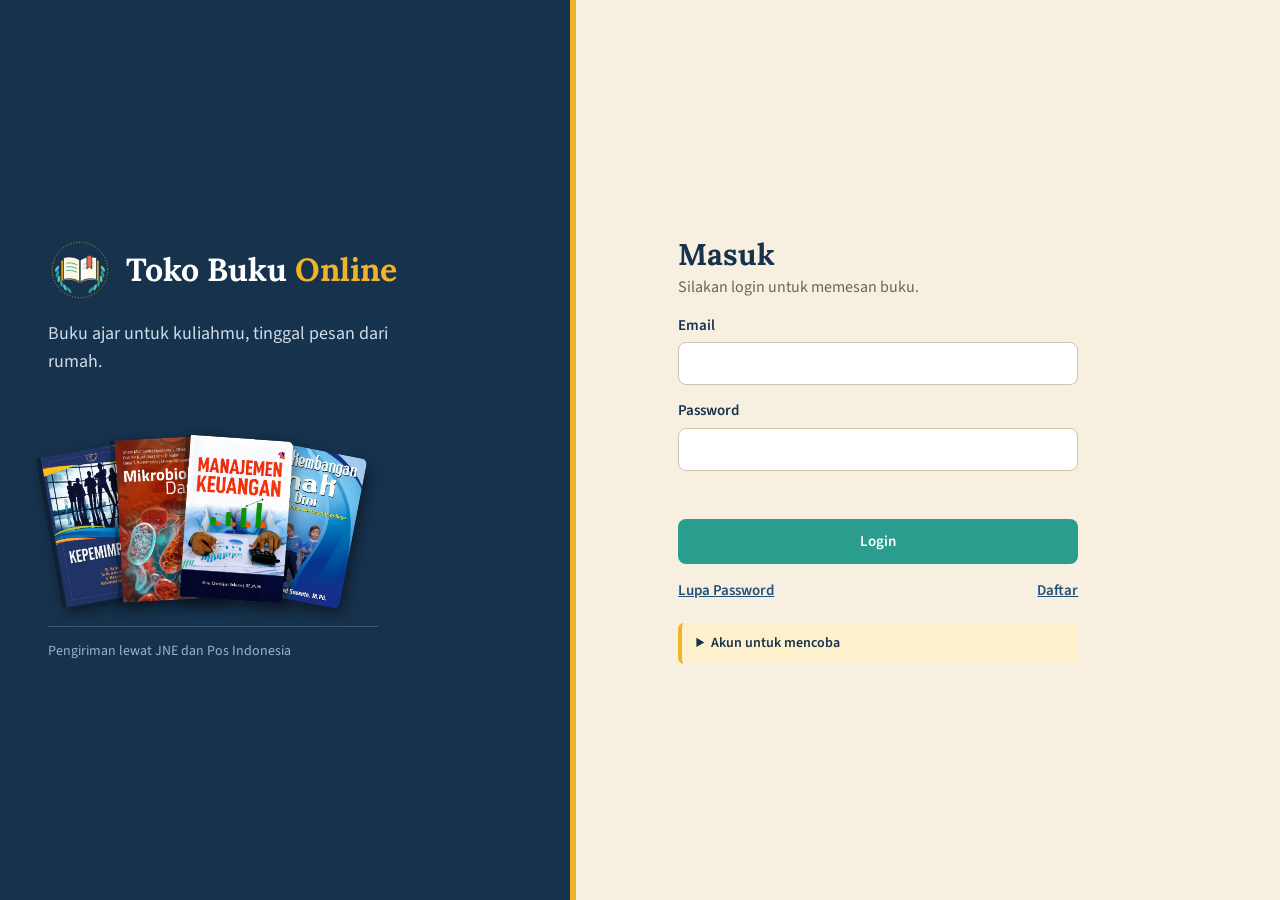
<file: index.html>
<!DOCTYPE html>
<html lang="id">
<head>
  <meta charset="UTF-8">
  <meta name="viewport" content="width=device-width, initial-scale=1.0">
  <title>Login | Toko Buku Online</title>
  <link rel="icon" type="image/svg+xml" href="assets/logo.svg">
  <link rel="stylesheet" href="css/style.css">
  <script src="js/data.js" defer></script>
  <script src="js/script.js" defer></script>
</head>
<body class="halaman-login">
  <aside class="sisi-merek">
    <div class="logo-baris">
      <img src="assets/logo.svg" alt="Logo Toko Buku Online" width="64" height="64">
      <h1>Toko Buku <em>Online</em></h1>
    </div>
    <p class="slogan">Buku ajar untuk kuliahmu, tinggal pesan dari rumah.</p>
    <div class="tumpukan" aria-hidden="true">
      <img src="img/kepemimpinan.jpg" alt="">
      <img src="img/mikrobiologi.jpg" alt="">
      <img src="img/manajemen_keuangan.jpg" alt="">
      <img src="img/paud_perkembangan.jpg" alt="">
    </div>
    <p class="kecil">Pengiriman lewat JNE dan Pos Indonesia</p>
  </aside>
  <main class="kotak-login">
    <h2>Masuk</h2>
    <p class="sub">Silakan login untuk memesan buku.</p>
    <form id="formLogin" novalidate>
      <label for="email">Email</label>
      <input type="email" id="email" name="email" required>
      <label for="password">Password</label>
      <input type="password" id="password" name="password" required>
      <p id="pesanLogin" class="pesan" aria-live="polite"></p>
      <button type="submit">Login</button>
    </form>
    <div class="tautan-bawah">
      <button type="button" class="tombol-link" data-buka="modalLupa">Lupa Password</button>
      <button type="button" class="tombol-link" data-buka="modalDaftar">Daftar</button>
    </div>
    <details>
      <summary>Akun untuk mencoba</summary>
      <p>rina@gmail.com / rina123 (User)<br>siti@gmail.com / siti123 (Admin)</p>
    </details>
  </main>

  <div id="modalLupa" class="modal tersembunyi">
    <div class="isi-modal">
      <h2>Lupa Password</h2>
      <form id="formLupa" novalidate>
        <label for="emailLupa">Email terdaftar</label>
        <input type="email" id="emailLupa" name="emailLupa" required>
        <p id="pesanLupa" class="pesan" aria-live="polite"></p>
        <button type="submit">Kirim</button>
        <button type="button" class="tombol-kuning" data-tutup="modalLupa">Tutup</button>
      </form>
    </div>
  </div>

  <div id="modalDaftar" class="modal tersembunyi">
    <div class="isi-modal">
      <h2>Daftar Akun</h2>
      <form id="formDaftar" novalidate>
        <label for="namaDaftar">Nama lengkap</label>
        <input type="text" id="namaDaftar" name="namaDaftar" required>
        <label for="emailDaftar">Email</label>
        <input type="email" id="emailDaftar" name="emailDaftar" required>
        <label for="passwordDaftar">Password (minimal 6 karakter)</label>
        <input type="password" id="passwordDaftar" name="passwordDaftar" minlength="6" required>
        <p id="pesanDaftar" class="pesan" aria-live="polite"></p>
        <button type="submit">Daftar</button>
        <button type="button" class="tombol-kuning" data-tutup="modalDaftar">Tutup</button>
      </form>
    </div>
  </div>
</body>
</html>
</file>
<file: css/style.css>
:root {
  --navy: #17324d;
  --navy-2: #24507a;
  --tosca: #2a9d8f;
  --tosca-muda: #d9f0ec;
  --emas: #f0b429;
  --emas-muda: #fdf0cc;
  --bata: #e76f51;
  --bata-tua: #c4492c;
  --krem: #f7f0e1;
  --kertas: #fffdf8;
  --garis: #e3d9c4;
  --teks: #2b2b2b;
  --teks-pudar: #6b6557;
  --hijau: #2e8b57;
  --font-judul: "Lora", Georgia, "Times New Roman", serif;
  --font-isi: "Source Sans 3", "Segoe UI", Arial, sans-serif;
}

* {
  box-sizing: border-box;
}
body {
  margin: 0;
  font-family: var(--font-isi);
  font-size: 16px;
  background-color: var(--krem);
  color: var(--teks);
  line-height: 1.55;
}
h1, h2, h3 {
  font-family: var(--font-judul);
  color: var(--navy);
  margin-top: 0;
  line-height: 1.25;
}
h2 {
  font-size: 24px;
}
em {
  font-style: normal;
  color: var(--emas);
}
a {
  color: var(--navy-2);
}

header {
  background-color: var(--navy);
  color: white;
  display: flex;
  flex-wrap: wrap;
  align-items: center;
  justify-content: space-between;
  gap: 8px 16px;
  padding: 10px 28px;
  border-bottom: 4px solid var(--emas);
  position: sticky;
  top: 0;
  z-index: 5;
}
.merek {
  margin: 0;
  font-size: 22px;
}
.merek a {
  display: flex;
  align-items: center;
  gap: 10px;
  color: white;
  text-decoration: none;
}
.merek img {
  display: block;
}
nav {
  display: flex;
  flex-wrap: wrap;
  align-items: center;
  gap: 4px;
}
nav a {
  color: #dbe6f1;
  text-decoration: none;
  padding: 8px 14px;
  border-radius: 20px;
  font-weight: 600;
  font-size: 15px;
}
nav a:hover {
  background-color: rgba(255, 255, 255, 0.12);
  color: white;
}
nav a.aktif {
  background-color: var(--emas);
  color: var(--navy);
}
nav button {
  margin: 0 0 0 8px;
}
body:not(.halaman-login) {
  display: flex;
  flex-direction: column;
  min-height: 100vh;
}
main {
  flex: 1 0 auto;
  width: 100%;
  max-width: 980px;
  margin: 28px auto;
  padding: 0 16px;
}
section {
  background-color: var(--kertas);
  border: 1px solid var(--garis);
  border-top: 4px solid var(--tosca);
  border-radius: 10px;
  padding: 22px 24px;
  margin-bottom: 22px;
  box-shadow: 0 3px 0 rgba(23, 50, 77, 0.06);
}
section:nth-of-type(even) {
  border-top-color: var(--bata);
}
footer {
  background-color: var(--navy);
  color: #cfdcea;
  margin-top: 40px;
  border-top: 4px solid var(--emas);
  font-size: 15px;
}
.kaki {
  max-width: 980px;
  margin: 0 auto;
  padding: 32px 16px 22px;
  display: grid;
  grid-template-columns: 1.5fr 1fr 1.3fr;
  gap: 28px;
}
footer h3 {
  color: white;
  font-size: 16px;
  margin-bottom: 10px;
}
footer p {
  margin: 0 0 8px;
}
footer ul {
  list-style: none;
  margin: 0;
  padding: 0;
}
footer li {
  margin-bottom: 6px;
}
footer a {
  color: #cfdcea;
  text-decoration: none;
}
footer a:hover {
  color: var(--emas);
  text-decoration: underline;
}
.merek-kecil {
  display: flex;
  align-items: center;
  gap: 10px;
  font-family: var(--font-judul);
  font-weight: 700;
  font-size: 18px;
  color: white;
}
.hak-cipta {
  border-top: 1px solid rgba(255, 255, 255, 0.15);
  text-align: center;
  padding: 14px;
  margin: 0;
  font-size: 13px;
  color: #9fb3c8;
}

/* ===== Form & tombol ===== */
label {
  display: block;
  margin-top: 14px;
  font-weight: 600;
  font-size: 15px;
  color: var(--navy);
}
input, select, textarea {
  width: 100%;
  padding: 10px 12px;
  margin-top: 5px;
  border: 1.5px solid #cfc4ab;
  border-radius: 8px;
  font-size: 15px;
  font-family: inherit;
  background-color: white;
  color: var(--teks);
}
input:focus, select:focus, textarea:focus {
  outline: none;
  border-color: var(--tosca);
  box-shadow: 0 0 0 3px var(--tosca-muda);
}
.baris-form {
  display: flex;
  flex-wrap: wrap;
  gap: 0 18px;
}
.baris-form > div {
  flex: 1 1 200px;
}
button, .tombol {
  display: inline-block;
  background-color: var(--navy);
  color: white;
  border: none;
  border-radius: 8px;
  padding: 10px 20px;
  margin-top: 16px;
  font-size: 15px;
  font-weight: 600;
  font-family: inherit;
  cursor: pointer;
  text-decoration: none;
  transition: background-color 0.15s, transform 0.15s;
}
button:hover, .tombol:hover {
  background-color: var(--tosca);
  transform: translateY(-1px);
}
form button[type="submit"] {
  margin-right: 8px;
}
.tombol-kuning {
  background-color: var(--emas);
  color: var(--navy);
}
.tombol-kuning:hover {
  background-color: #ffc94d;
}
.tombol-merah {
  background-color: var(--bata);
  padding: 5px 12px;
  margin-top: 0;
  font-size: 13px;
}
.tombol-merah:hover {
  background-color: var(--bata-tua);
}
.tombol-link {
  background: none;
  color: var(--navy-2);
  text-decoration: underline;
  padding: 0;
  margin-top: 0;
}
.tombol-link:hover {
  background: none;
  color: var(--bata-tua);
  transform: none;
}
.pesan {
  color: var(--bata-tua);
  font-weight: 600;
  min-height: 22px;
  margin: 10px 0 0;
}
.sukses {
  color: var(--hijau);
}

/* ===== Tabel ===== */
.bungkus-tabel {
  overflow-x: auto;
  border: 1px solid var(--garis);
  border-radius: 8px;
  margin-top: 14px;
}
table {
  width: 100%;
  border-collapse: collapse;
  background-color: white;
}
caption {
  text-align: left;
  font-size: 14px;
  color: var(--teks-pudar);
  padding: 10px 12px;
  caption-side: bottom;
}
th, td {
  border-bottom: 1px solid #eee5d2;
  padding: 10px 12px;
  text-align: left;
  vertical-align: middle;
}
th {
  background-color: var(--navy);
  color: white;
  font-size: 14px;
  white-space: nowrap;
}
tbody tr:nth-child(even) {
  background-color: #fbf6ea;
}
tbody tr:hover {
  background-color: var(--emas-muda);
}
tfoot td {
  background-color: var(--tosca-muda);
  font-weight: 700;
  color: var(--navy);
  border-bottom: none;
}
.cover {
  display: block;
  width: 52px;
  height: 72px;
  object-fit: cover;
  border-radius: 3px 6px 6px 3px;
  border-left: 4px solid var(--navy);
  box-shadow: 2px 3px 6px rgba(0, 0, 0, 0.25);
}
.stok-sedikit {
  color: var(--bata-tua);
  font-weight: 700;
}
.jumlah {
  width: 80px;
  margin-top: 0;
}
.total {
  text-align: right;
  font-size: 20px;
  font-weight: bold;
}

/* ===== Class yang diubah lewat JavaScript ===== */
.tersembunyi {
  display: none;
}

/* ===== Modal ===== */
.modal {
  position: fixed;
  top: 0;
  left: 0;
  width: 100%;
  height: 100%;
  background-color: rgba(23, 50, 77, 0.65);
  display: flex;
  align-items: center;
  justify-content: center;
  z-index: 10;
}
.modal.tersembunyi {
  display: none;
}
.isi-modal {
  background-color: var(--kertas);
  border-radius: 12px;
  border-top: 6px solid var(--emas);
  padding: 26px;
  width: 90%;
  max-width: 420px;
  box-shadow: 0 12px 30px rgba(0, 0, 0, 0.35);
}

/* ===== Login ===== */
.halaman-login {
  display: flex;
  min-height: 100vh;
  background-image: none;
  background-color: var(--krem);
}
.sisi-merek {
  flex: 1 1 45%;
  background-color: var(--navy);
  color: white;
  display: flex;
  flex-direction: column;
  justify-content: center;
  padding: 48px;
  border-right: 6px solid var(--emas);
}
.logo-baris {
  display: flex;
  align-items: center;
  gap: 14px;
}
.sisi-merek h1 {
  color: white;
  font-size: 32px;
  margin: 0;
}
.slogan {
  color: #cfdcea;
  max-width: 340px;
  font-size: 18px;
  margin: 18px 0 34px;
}
.tumpukan {
  position: relative;
  width: 330px;
  height: 190px;
  margin-bottom: 26px;
}
.tumpukan img {
  position: absolute;
  bottom: 0;
  width: 108px;
  height: 152px;
  object-fit: cover;
  border-radius: 3px 6px 6px 3px;
  border-left: 5px solid rgba(0, 0, 0, 0.35);
  box-shadow: 4px 6px 14px rgba(0, 0, 0, 0.45);
}
.tumpukan img:nth-child(1) { left: 0; transform: rotate(-10deg); }
.tumpukan img:nth-child(2) { left: 66px; height: 162px; transform: rotate(-3deg); z-index: 2; }
.tumpukan img:nth-child(3) { left: 132px; height: 162px; transform: rotate(4deg); z-index: 3; }
.tumpukan img:nth-child(4) { left: 198px; transform: rotate(11deg); z-index: 1; }
.kecil {
  color: #9fb3c8;
  font-size: 14px;
  border-top: 1px solid rgba(255, 255, 255, 0.18);
  padding-top: 14px;
  max-width: 330px;
  margin: 0;
}
.kotak-login {
  flex: 1 1 55%;
  max-width: none;
  margin: 0;
  padding: 48px 8vw;
  display: flex;
  flex-direction: column;
  justify-content: center;
}
.kotak-login > * {
  max-width: 400px;
  width: 100%;
}
.kotak-login h2 {
  font-size: 30px;
  margin-bottom: 2px;
}
.kotak-login .sub {
  color: var(--teks-pudar);
  margin-top: 0;
}
.kotak-login form button[type="submit"] {
  width: 100%;
  margin-right: 0;
  padding: 12px;
  background-color: var(--tosca);
}
.kotak-login form button[type="submit"]:hover {
  background-color: var(--navy);
}
.tautan-bawah {
  display: flex;
  justify-content: space-between;
  margin-top: 16px;
}
details {
  margin-top: 22px;
  font-size: 14px;
  color: var(--teks-pudar);
  background-color: var(--emas-muda);
  border-left: 4px solid var(--emas);
  border-radius: 6px;
  padding: 10px 14px;
}
summary {
  cursor: pointer;
  font-weight: 600;
  color: var(--navy);
}

/* ===== Dashboard ===== */
.hero {
  display: grid;
  grid-template-columns: 1.1fr 1fr;
  gap: 24px;
  align-items: center;
  background-color: var(--navy);
  border: none;
  border-radius: 12px;
  padding: 28px;
}
.hero h2 {
  color: white;
  font-size: 30px;
  margin-bottom: 6px;
}
.hero p {
  color: #cfdcea;
  margin: 0;
}
.hero .tanggal {
  color: var(--emas);
  font-weight: 600;
  font-size: 14px;
  letter-spacing: 0.06em;
  text-transform: uppercase;
  margin-bottom: 6px;
}
.angka {
  display: grid;
  grid-template-columns: 1fr 1fr;
  gap: 10px;
  margin: 0;
}
.angka div {
  background-color: rgba(255, 255, 255, 0.08);
  border-left: 4px solid var(--emas);
  border-radius: 6px;
  padding: 10px 14px;
}
.angka div:nth-child(2) { border-color: var(--tosca); }
.angka div:nth-child(3) { border-color: var(--bata); }
.angka div:nth-child(4) { border-color: #7fb2e5; }
.angka dt {
  font-size: 13px;
  color: #b9c9da;
}
.angka dd {
  margin: 0;
  font-family: var(--font-judul);
  font-size: 26px;
  font-weight: 700;
  color: white;
  line-height: 1.2;
}
.sub {
  color: var(--teks-pudar);
  margin: -6px 0 0;
}
.menu {
  display: grid;
  grid-template-columns: repeat(2, 1fr);
  gap: 14px;
  margin-top: 14px;
}
.kartu-menu {
  --warna: var(--navy);
  display: flex;
  align-items: center;
  gap: 14px;
  width: 100%;
  background-color: white;
  border: 1px solid var(--garis);
  border-radius: 10px;
  padding: 14px 16px;
  text-align: left;
  color: var(--navy);
  font-weight: 400;
  margin-top: 0;
  text-decoration: none;
  transition: border-color 0.15s, background-color 0.15s;
}
.kartu-menu:hover {
  background-color: #fffaf0;
  border-color: var(--warna);
  transform: none;
}
.ikon-kotak {
  flex: none;
  width: 46px;
  height: 46px;
  border-radius: 10px;
  background-color: var(--warna);
  color: white;
  display: grid;
  place-items: center;
}
.menu-2 .ikon-kotak {
  color: var(--navy);
}
.teks-menu {
  flex: 1;
  display: flex;
  flex-direction: column;
}
.teks-menu strong {
  font-family: var(--font-judul);
  font-size: 17px;
  line-height: 1.3;
}
.teks-menu span {
  color: var(--teks-pudar);
  font-size: 14px;
}
.panah {
  color: var(--warna);
  font-size: 28px;
  line-height: 1;
}
.menu-1 { --warna: var(--tosca); }
.menu-2 { --warna: var(--emas); }
.menu-3 { --warna: var(--bata); }
.menu-4 { --warna: var(--navy-2); }

/* rak buku di dashboard */
.rak {
  display: grid;
  grid-template-columns: repeat(auto-fill, minmax(145px, 1fr));
  gap: 16px;
  margin-top: 16px;
}
.buku {
  display: flex;
  flex-direction: column;
  background-color: white;
  border: 1px solid var(--garis);
  border-radius: 8px;
  padding: 12px;
}
.buku img {
  display: block;
  width: 100%;
  aspect-ratio: 3 / 4;
  object-fit: cover;
  border-radius: 3px 6px 6px 3px;
  border-left: 5px solid var(--navy);
  box-shadow: 3px 4px 8px rgba(0, 0, 0, 0.25);
}
.buku h3 {
  font-size: 15px;
  margin: 12px 0 2px;
  min-height: 2.5em;
}
.buku .kode {
  font-size: 12px;
  color: var(--teks-pudar);
  margin: 0;
}
.buku .harga {
  font-weight: 700;
  color: var(--navy);
  margin: 4px 0 0;
}
.label {
  display: inline-block;
  width: fit-content;
  font-size: 12px;
  font-weight: 600;
  padding: 2px 9px;
  border-radius: 10px;
  background-color: var(--tosca-muda);
  color: #17695f;
  margin: 6px 0 10px;
}
.label.menipis {
  background-color: #fbe0d8;
  color: var(--bata-tua);
}
.buku .tombol {
  margin-top: auto;
  text-align: center;
  padding: 7px;
  font-size: 14px;
}

/* dua kolom di dashboard */
.dua-kolom {
  display: grid;
  grid-template-columns: 3fr 2fr;
  gap: 22px;
  align-items: start;
}
.daftar-kirim {
  list-style: none;
  margin: 8px 0 0;
  padding: 0;
}
.daftar-kirim li {
  display: flex;
  justify-content: space-between;
  align-items: center;
  gap: 12px;
  padding: 12px 0;
  border-bottom: 1px dashed var(--garis);
}
.daftar-kirim li:last-child {
  border-bottom: none;
}
.daftar-kirim small {
  display: block;
  color: var(--teks-pudar);
}
.daftar-kirim .kanan {
  display: flex;
  align-items: center;
  gap: 12px;
  white-space: nowrap;
}
.chip-status {
  font-size: 12px;
  font-weight: 600;
  padding: 3px 10px;
  border-radius: 12px;
  background-color: var(--emas-muda);
  color: #7a5a00;
}
.langkah {
  margin: 8px 0 0;
  padding-left: 20px;
}
.langkah li {
  margin-bottom: 8px;
}

/* katalog: pencarian */
.alat-tabel {
  display: flex;
  flex-wrap: wrap;
  align-items: flex-end;
  justify-content: space-between;
  gap: 8px 20px;
}
.kolom-cari {
  flex: 1 1 260px;
  max-width: 360px;
}
.ringkas {
  margin: 0;
  color: var(--teks-pudar);
  font-size: 14px;
}
.kosong {
  text-align: center;
  color: var(--teks-pudar);
  margin: 14px 0 0;
}

/* checkout & tracking */
.catatan-info {
  background-color: var(--tosca-muda);
  border-left: 4px solid var(--tosca);
  border-radius: 6px;
  padding: 10px 14px;
  margin: 0;
  font-size: 15px;
}
.contoh {
  margin: 10px 0 0;
  font-size: 14px;
  color: var(--teks-pudar);
}
.chip {
  background-color: var(--emas-muda);
  color: var(--navy);
  border: 1px solid var(--emas);
  border-radius: 14px;
  padding: 2px 12px;
  margin: 0 4px 0 2px;
  font-size: 14px;
}
.chip:hover {
  background-color: var(--emas);
  transform: none;
}

/* ===== Tracking ===== */
.bar-luar {
  background-color: #e9e0cb;
  border-radius: 12px;
  height: 22px;
  overflow: hidden;
  margin: 14px 0;
}
.bar-isi {
  background-image: linear-gradient(90deg, var(--tosca), var(--emas));
  height: 100%;
  width: 0;
  color: var(--navy);
  font-size: 12px;
  font-weight: 700;
  line-height: 22px;
  text-align: right;
  padding-right: 8px;
  border-radius: 12px;
  transition: width 0.6s ease;
}
.detail p {
  margin: 4px 0;
}
.detail strong {
  color: var(--navy);
}
#daftarPerjalanan {
  list-style: none;
  margin: 12px 0 0;
  padding: 0 0 0 22px;
  border-left: 3px solid var(--garis);
}
#daftarPerjalanan li {
  position: relative;
  padding: 0 0 14px 14px;
}
#daftarPerjalanan li::before {
  content: "";
  position: absolute;
  left: -30px;
  top: 5px;
  width: 13px;
  height: 13px;
  border-radius: 50%;
  background-color: var(--tosca);
  border: 3px solid var(--kertas);
  box-shadow: 0 0 0 2px var(--tosca);
}
#daftarPerjalanan li:last-child::before {
  background-color: var(--bata);
  box-shadow: 0 0 0 2px var(--bata);
}

@media (max-width: 760px) {
  header {
    padding: 10px 16px;
    position: static;
  }
  .halaman-login {
    flex-direction: column;
  }
  .sisi-merek {
    padding: 28px 24px;
    border-right: none;
    border-bottom: 6px solid var(--emas);
  }
  .sisi-merek h1 {
    font-size: 28px;
  }
  .tumpukan,
  .kecil {
    display: none;
  }
  .slogan {
    margin-bottom: 0;
  }
  .hero,
  .menu,
  .dua-kolom,
  .kaki {
    grid-template-columns: 1fr;
  }
  .kotak-login {
    padding: 28px 24px 40px;
  }
  section {
    padding: 18px 16px;
  }
}

/* Font Lora dan Source Sans 3 */
@font-face { font-family: "Lora"; font-weight: 600; font-style: normal; font-display: swap; src: url("[data-uri]") format("woff2"); }
@font-face { font-family: "Lora"; font-weight: 700; font-style: normal; font-display: swap; src: url("[data-uri]") format("woff2"); }
@font-face { font-family: "Source Sans 3"; font-weight: 400; font-style: normal; font-display: swap; src: url("[data-uri]") format("woff2"); }
@font-face { font-family: "Source Sans 3"; font-weight: 600; font-style: normal; font-display: swap; src: url("[data-uri]") format("woff2"); }
@font-face { font-family: "Source Sans 3"; font-weight: 700; font-style: normal; font-display: swap; src: url("[data-uri]") format("woff2"); }
</file>
